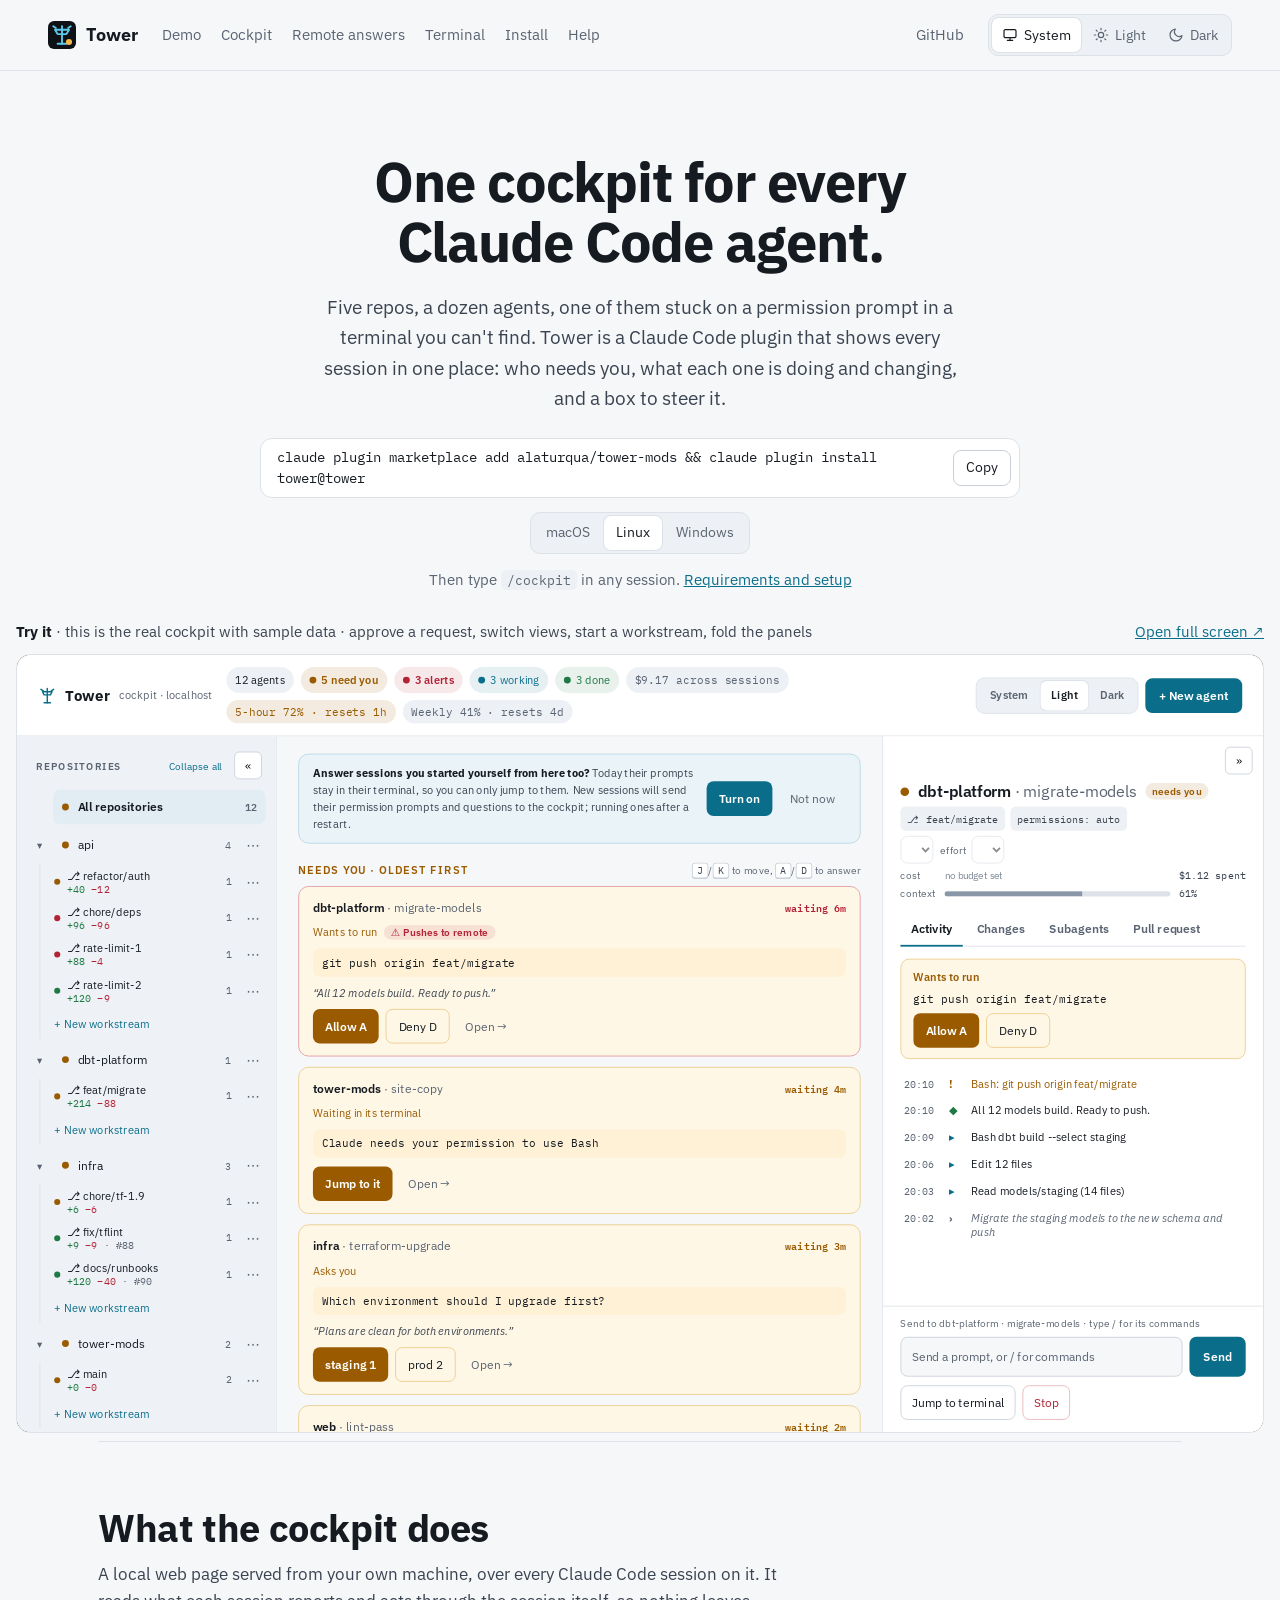
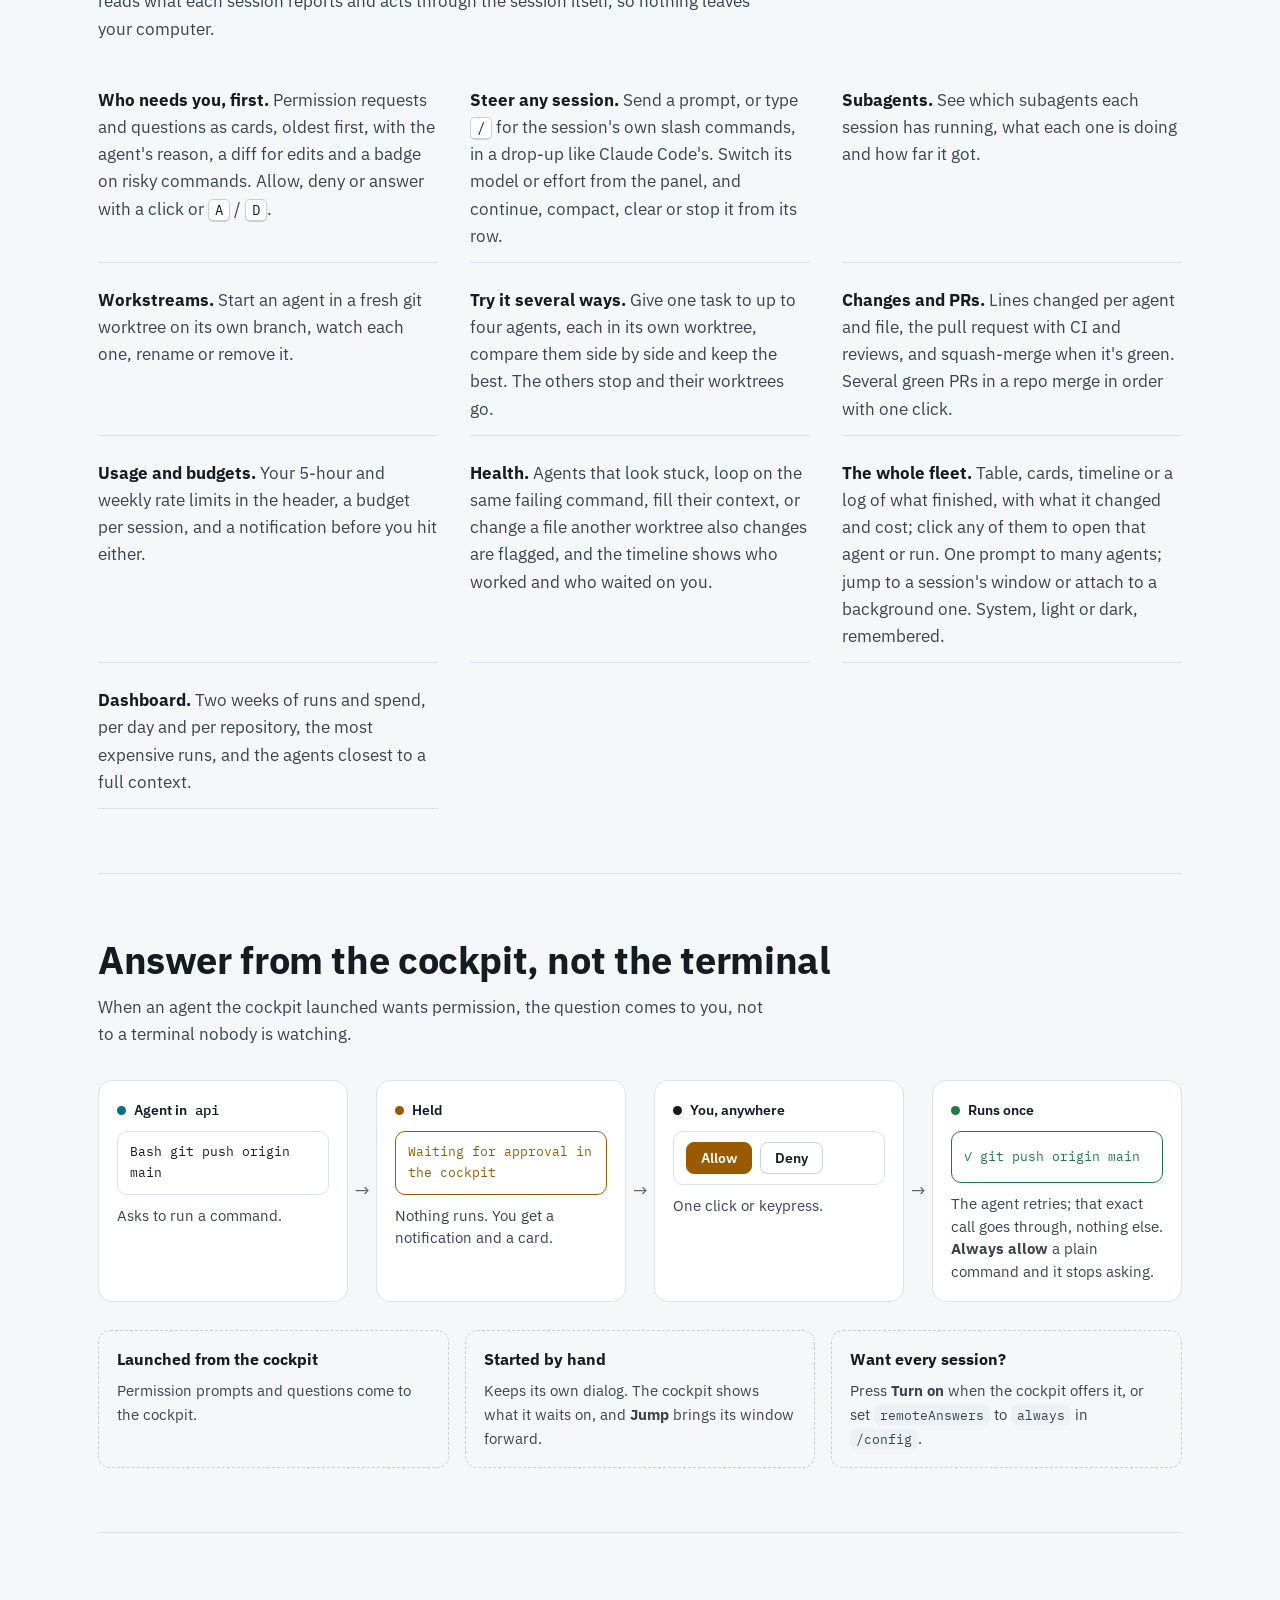
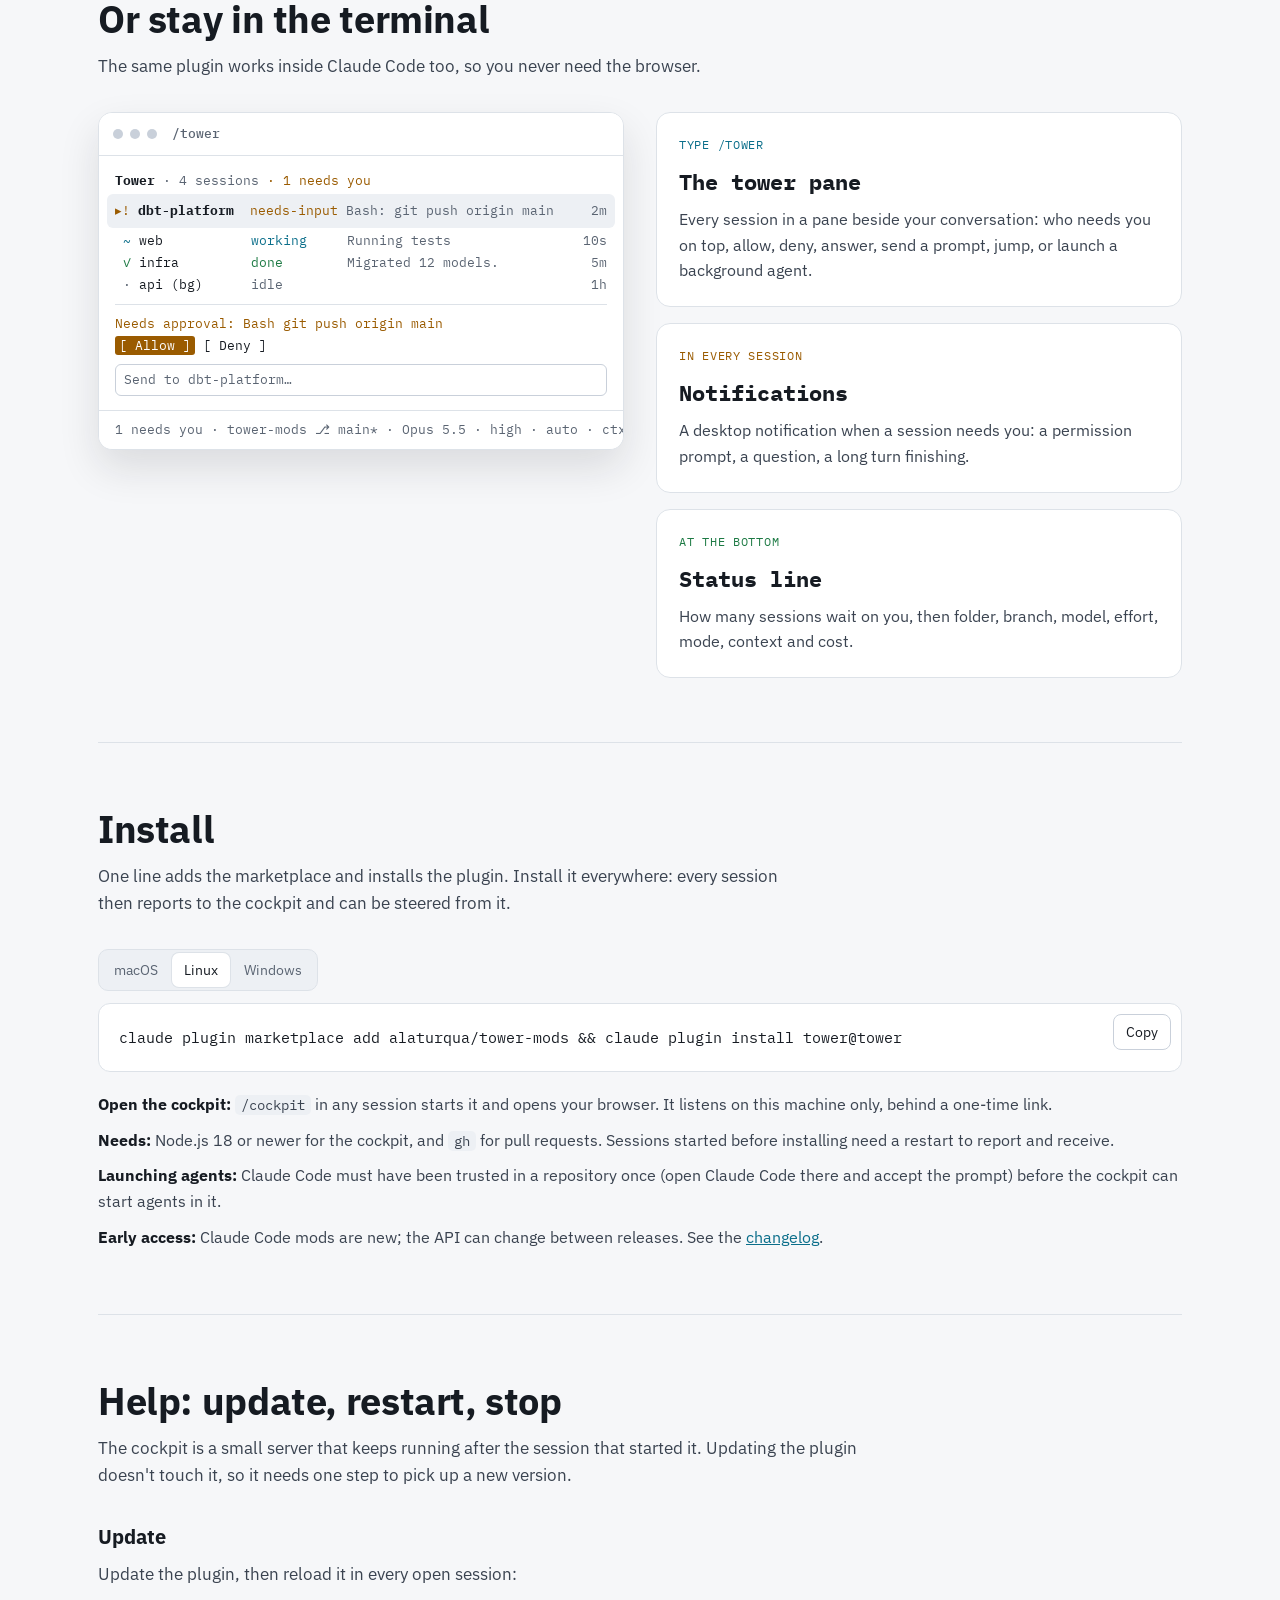
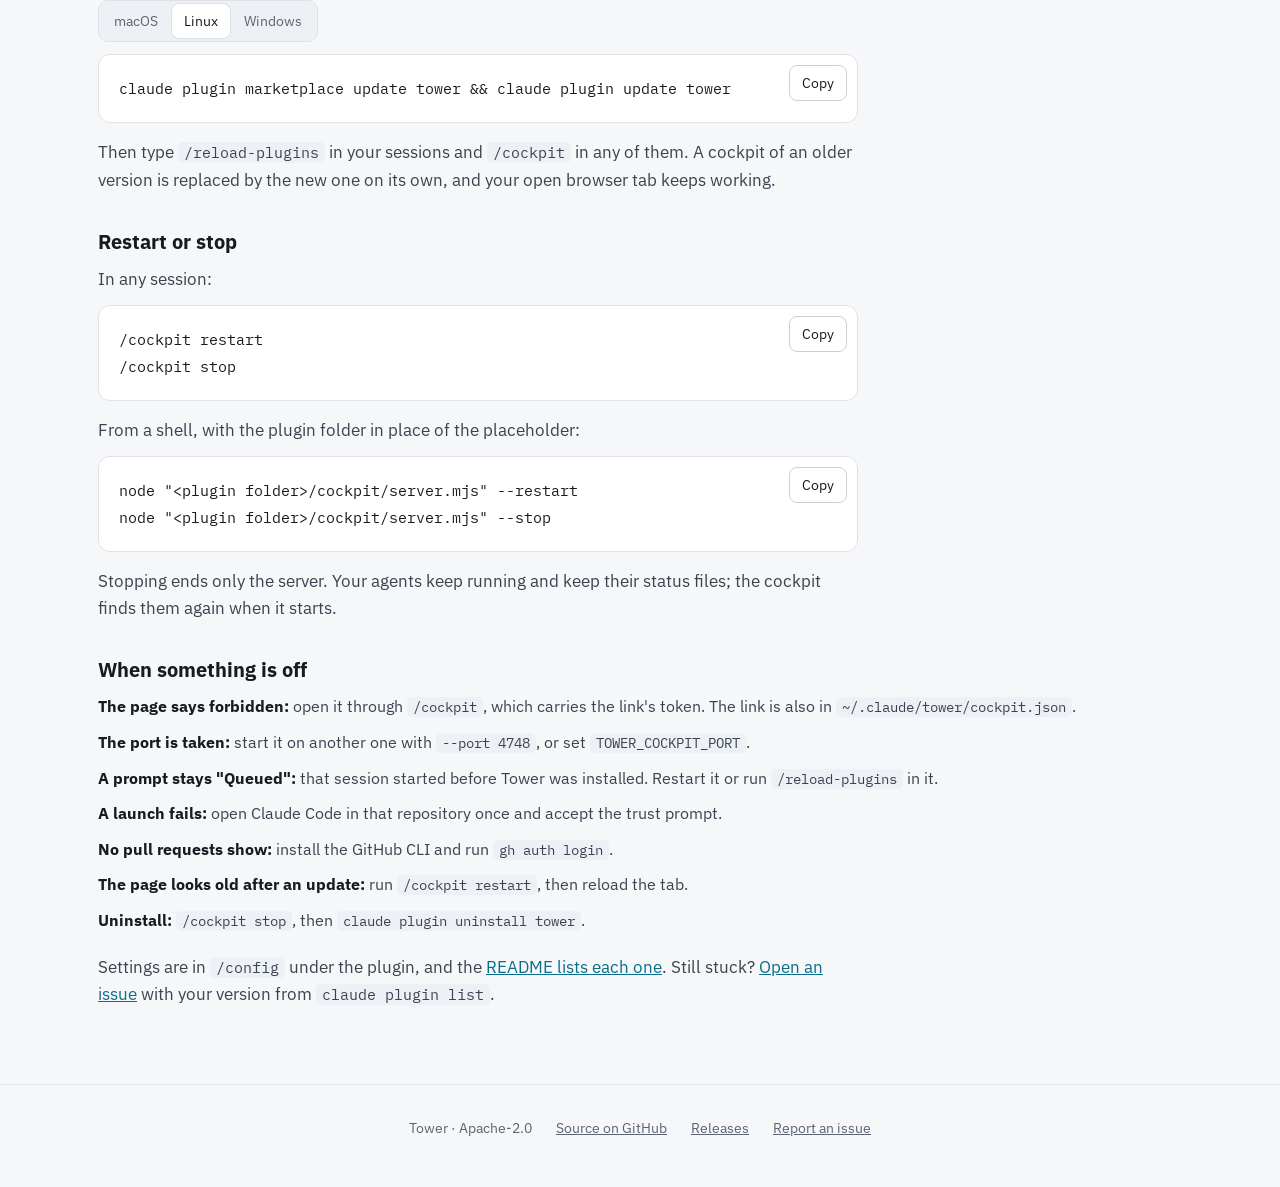
<file: site/index.html>
<!doctype html>
<html lang="en">
<head>
  <meta charset="utf-8">
  <meta name="viewport" content="width=device-width, initial-scale=1">
  <title>Tower: a cockpit for every Claude Code session</title>
  <meta name="description" content="A Claude Code plugin: one cockpit for every agent across your repos. See who needs you, approve and answer, send prompts and slash commands, start workstreams in git worktrees, and watch changes, PRs and health.">
  <meta name="theme-color" content="#0E1116">
  <link rel="icon" href="favicon.svg" type="image/svg+xml">
  <link rel="canonical" href="https://alaturqua.github.io/tower-mods/">
  <meta property="og:type" content="website">
  <meta property="og:title" content="Tower: a cockpit for every Claude Code session">
  <meta property="og:description" content="See every agent across your repos, approve and answer, send prompts, start workstreams, and watch changes and PRs from one cockpit.">
  <meta property="og:url" content="https://alaturqua.github.io/tower-mods/">
  <link rel="preconnect" href="https://fonts.googleapis.com">
  <link rel="preconnect" href="https://fonts.gstatic.com" crossorigin>
  <link rel="stylesheet" href="https://fonts.googleapis.com/css2?family=IBM+Plex+Mono:wght@400;500&family=IBM+Plex+Sans:wght@400;500;600;700&display=swap">
  <link rel="stylesheet" href="styles.css?v=dev">
  <script>
    // Before first paint: the saved choice, else the system's, so the page never flashes the wrong theme.
    (function () {
      var saved = null
      try { saved = localStorage.getItem('tower-theme') } catch (e) {}
      var system = window.matchMedia && matchMedia('(prefers-color-scheme: light)').matches ? 'light' : 'dark'
      document.documentElement.dataset.theme = saved === 'light' || saved === 'dark' ? saved : system
    })()
  </script>
</head>
<body>
  <a class="skip" href="#main">Skip to content</a>

  <header class="rail">
    <a class="brand" href="./" aria-label="Tower home">
      <img src="favicon.svg" alt="" width="28" height="28">
      <span>Tower</span>
    </a>
    <button class="rail-toggle" type="button" aria-expanded="false" aria-controls="rail-nav">
      <span class="rail-current">Sections</span>
      <svg viewBox="0 0 24 24" fill="none" stroke="currentColor" stroke-width="2" stroke-linecap="round" stroke-linejoin="round" aria-hidden="true"><path d="m6 9 6 6 6-6"></path></svg>
    </button>
    <nav class="rail-nav" id="rail-nav" aria-label="Sections">
      <a href="#demo">Demo</a>
      <a href="#cockpit">Cockpit</a>
      <a href="#answers" data-short="Answers">Remote answers</a>
      <a href="#terminal">Terminal</a>
      <a href="#install">Install</a>
      <a href="#help">Help</a>
      <a class="rail-nav-extra" href="https://github.com/alaturqua/tower-mods">GitHub</a>
    </nav>
    <a class="rail-link" href="https://github.com/alaturqua/tower-mods">GitHub</a>
    <div class="theme-switch" role="group" aria-label="Theme">
      <button type="button" data-choice="system" aria-pressed="true" title="Follow the system">
        <svg viewBox="0 0 24 24" fill="none" stroke="currentColor" stroke-width="1.8" stroke-linecap="round" stroke-linejoin="round" aria-hidden="true"><rect x="3" y="4" width="18" height="12" rx="2"></rect><path d="M8 20h8M12 16v4"></path></svg>
        <span>System</span>
      </button>
      <button type="button" data-choice="light" aria-pressed="false" title="Light">
        <svg viewBox="0 0 24 24" fill="none" stroke="currentColor" stroke-width="1.8" stroke-linecap="round" stroke-linejoin="round" aria-hidden="true"><circle cx="12" cy="12" r="4"></circle><path d="M12 2v2M12 20v2M4.9 4.9l1.4 1.4M17.7 17.7l1.4 1.4M2 12h2M20 12h2M4.9 19.1l1.4-1.4M17.7 6.3l1.4-1.4"></path></svg>
        <span>Light</span>
      </button>
      <button type="button" data-choice="dark" aria-pressed="false" title="Dark">
        <svg viewBox="0 0 24 24" fill="none" stroke="currentColor" stroke-width="1.8" stroke-linecap="round" stroke-linejoin="round" aria-hidden="true"><path d="M21 12.8A9 9 0 1 1 11.2 3a7 7 0 0 0 9.8 9.8z"></path></svg>
        <span>Dark</span>
      </button>
    </div>
  </header>

  <main id="main">
    <section class="intro" aria-labelledby="hero-title">
      <h1 id="hero-title">One cockpit for every Claude&nbsp;Code&nbsp;agent.</h1>
      <p class="lede">Five repos, a dozen agents, one of them stuck on a permission prompt in a terminal you can't find. Tower is a Claude Code plugin that shows every session in one place: who needs you, what each one is doing and changing, and a box to steer it.</p>
      <div class="install-line">
        <code id="hero-install" data-cmd="install">claude plugin marketplace add alaturqua/tower-mods &amp;&amp; claude plugin install tower@tower</code>
        <button type="button" class="copy-inline" data-copy="hero-install">Copy</button>
      </div>
      <div class="os-switch" role="group" aria-label="Operating system"></div>
      <p class="intro-after">Then type <code>/cockpit</code> in any session. <a href="#install">Requirements and setup</a></p>
    </section>

    <section id="demo" class="live" aria-label="Live demo">
      <div class="live-bar">
        <span><b>Try it</b> · this is the real cockpit with sample data · approve a request, switch views, start a workstream, fold the panels</span>
        <a href="demo/" target="_blank" rel="noopener">Open full screen ↗</a>
      </div>
      <div class="live-frame" id="live-frame">
        <iframe id="live-iframe" src="demo/" title="Tower cockpit live demo with sample data" width="1440" height="900"></iframe>
      </div>
    </section>

    <section id="cockpit" class="band" aria-labelledby="cockpit-title">
      <h2 id="cockpit-title">What the cockpit does</h2>
      <p class="sub">A local web page served from your own machine, over every Claude Code session on it. It reads what each session reports and acts through the session itself, so nothing leaves your computer.</p>
      <ul class="features">
        <li><b>Who needs you, first.</b> Permission requests and questions as cards, oldest first, with the agent's reason, a diff for edits and a badge on risky commands. Allow, deny or answer with a click or <kbd>A</kbd> / <kbd>D</kbd>.</li>
        <li><b>Steer any session.</b> Send a prompt, or type <kbd>/</kbd> for the session's own slash commands, in a drop-up like Claude Code's. Switch its model or effort from the panel, and continue, compact, clear or stop it from its row.</li>
        <li><b>Subagents.</b> See which subagents each session has running, what each one is doing and how far it got.</li>
        <li><b>Workstreams.</b> Start an agent in a fresh git worktree on its own branch, watch each one, rename or remove it.</li>
        <li><b>Try it several ways.</b> Give one task to up to four agents, each in its own worktree, compare them side by side and keep the best. The others stop and their worktrees go.</li>
        <li><b>Changes and PRs.</b> Lines changed per agent and file, the pull request with CI and reviews, and squash-merge when it's green. Several green PRs in a repo merge in order with one click.</li>
        <li><b>Usage and budgets.</b> Your 5-hour and weekly rate limits in the header, a budget per session, and a notification before you hit either.</li>
        <li><b>Health.</b> Agents that look stuck, loop on the same failing command, fill their context, or change a file another worktree also changes are flagged, and the timeline shows who worked and who waited on you.</li>
        <li><b>The whole fleet.</b> Table, cards, timeline or a log of what finished, with what it changed and cost; click any of them to open that agent or run. One prompt to many agents; jump to a session's window or attach to a background one. System, light or dark, remembered.</li>
        <li><b>Dashboard.</b> Two weeks of runs and spend, per day and per repository, the most expensive runs, and the agents closest to a full context.</li>
      </ul>
    </section>

    <section id="answers" class="band" aria-labelledby="answers-title">
      <h2 id="answers-title">Answer from the cockpit, not the terminal</h2>
      <p class="sub">When an agent the cockpit launched wants permission, the question comes to you, not to a terminal nobody is watching.</p>

      <ol class="flow" aria-label="How a permission is answered from the cockpit">
        <li class="flow-step">
          <p class="flow-who"><span class="dot work"></span>Agent in <b>api</b></p>
          <div class="flow-shot"><code>Bash  git push origin main</code></div>
          <p class="flow-say">Asks to run a command.</p>
        </li>
        <li class="flow-step">
          <p class="flow-who"><span class="dot warn"></span>Held</p>
          <div class="flow-shot flow-shot-warn">Waiting for approval in the cockpit</div>
          <p class="flow-say">Nothing runs. You get a notification and a card.</p>
        </li>
        <li class="flow-step">
          <p class="flow-who"><span class="dot you"></span>You, anywhere</p>
          <div class="flow-shot flow-buttons"><span class="fake-btn fake-primary">Allow</span><span class="fake-btn">Deny</span></div>
          <p class="flow-say">One click or keypress.</p>
        </li>
        <li class="flow-step">
          <p class="flow-who"><span class="dot ok"></span>Runs once</p>
          <div class="flow-shot flow-shot-ok">✓ git push origin main</div>
          <p class="flow-say">The agent retries; that exact call goes through, nothing else. <b>Always allow</b> a plain command and it stops asking.</p>
        </li>
      </ol>

      <div class="modes">
        <div class="mode">
          <h3>Launched from the cockpit</h3>
          <p>Permission prompts and questions come to the cockpit.</p>
        </div>
        <div class="mode">
          <h3>Started by hand</h3>
          <p>Keeps its own dialog. The cockpit shows what it waits on, and <b>Jump</b> brings its window forward.</p>
        </div>
        <div class="mode">
          <h3>Want every session?</h3>
          <p>Press <b>Turn on</b> when the cockpit offers it, or set <code>remoteAnswers</code> to <code>always</code> in <code>/config</code>.</p>
        </div>
      </div>
    </section>

    <section id="terminal" class="band" aria-labelledby="terminal-title">
      <h2 id="terminal-title">Or stay in the terminal</h2>
      <p class="sub">The same plugin works inside Claude Code too, so you never need the browser.</p>
      <div class="term">
        <figure class="pane" aria-label="The /tower pane in a terminal">
          <div class="pane-bar"><span></span><span></span><span></span><b>/tower</b></div>
          <div class="pane-body">
            <p class="pane-head"><b>Tower</b> <i>· 4 sessions</i> <em class="warn">· 1 needs you</em></p>
            <p class="row sel"><span class="warn">▸!</span> <b>dbt-platform</b>  <span class="warn">needs-input</span> <i>Bash: git push origin main</i> <i class="r">2m</i></p>
            <p class="row"><span class="work"> ~</span> web           <span class="work">working    </span> <i>Running tests</i> <i class="r">10s</i></p>
            <p class="row"><span class="ok"> ✓</span> infra         <span class="ok">done       </span> <i>Migrated 12 models.</i> <i class="r">5m</i></p>
            <p class="row"><span class="dim"> ·</span> api (bg)      <span class="dim">idle       </span> <i></i> <i class="r">1h</i></p>
            <p class="rule"></p>
            <p class="warn">Needs approval: Bash git push origin main</p>
            <p><span class="key">[ Allow ]</span> <span class="key2">[ Deny ]</span></p>
            <p class="input">Send to dbt-platform…</p>
          </div>
          <div class="pane-status">1 needs you · tower-mods ⎇ main* · Opus 5.5 · high · auto · ctx 42% · $1.23</div>
        </figure>
        <div class="cards">
          <article class="card">
            <p class="tag work">type /tower</p>
            <h3>The tower pane</h3>
            <p>Every session in a pane beside your conversation: who needs you on top, allow, deny, answer, send a prompt, jump, or launch a background agent.</p>
          </article>
          <article class="card">
            <p class="tag warn">in every session</p>
            <h3>Notifications</h3>
            <p>A desktop notification when a session needs you: a permission prompt, a question, a long turn finishing.</p>
          </article>
          <article class="card">
            <p class="tag ok">at the bottom</p>
            <h3>Status line</h3>
            <p>How many sessions wait on you, then folder, branch, model, effort, mode, context and cost.</p>
          </article>
        </div>
      </div>
    </section>

    <section id="install" class="band" aria-labelledby="install-title">
      <h2 id="install-title">Install</h2>
      <p class="sub">One line adds the marketplace and installs the plugin. Install it everywhere: every session then reports to the cockpit and can be steered from it.</p>
      <div class="os-switch" role="group" aria-label="Operating system"></div>
      <div class="code">
        <button type="button" class="copy" data-copy="install-cmds">Copy</button>
<pre id="install-cmds"><code data-cmd="install">claude plugin marketplace add alaturqua/tower-mods &amp;&amp; claude plugin install tower@tower</code></pre>
      </div>
      <p class="os-note" data-os-note>On Windows, run the two commands one after the other, in PowerShell or Command Prompt. Neither takes both in one line: PowerShell 5 has no <code>&amp;&amp;</code>, and Command Prompt has no <code>;</code>.</p>
      <ul class="setup">
        <li><b>Open the cockpit:</b> <code>/cockpit</code> in any session starts it and opens your browser. It listens on this machine only, behind a one-time link.</li>
        <li><b>Needs:</b> Node.js 18 or newer for the cockpit, and <code>gh</code> for pull requests. Sessions started before installing need a restart to report and receive.</li>
        <li><b>Launching agents:</b> Claude Code must have been trusted in a repository once (open Claude Code there and accept the prompt) before the cockpit can start agents in it.</li>
        <li><b>Early access:</b> Claude Code mods are new; the API can change between releases. See the <a href="https://github.com/alaturqua/tower-mods/blob/main/CHANGELOG.md">changelog</a>.</li>
      </ul>
    </section>

    <section id="help" class="band" aria-labelledby="help-title">
      <h2 id="help-title">Help: update, restart, stop</h2>
      <p class="sub">The cockpit is a small server that keeps running after the session that started it. Updating the plugin doesn't touch it, so it needs one step to pick up a new version.</p>

      <h3>Update</h3>
      <p>Update the plugin, then reload it in every open session:</p>
      <div class="os-switch" role="group" aria-label="Operating system"></div>
      <div class="code">
        <button type="button" class="copy" data-copy="help-update">Copy</button>
<pre id="help-update"><code data-cmd="update">claude plugin marketplace update tower &amp;&amp; claude plugin update tower</code></pre>
      </div>
      <p>Then type <code>/reload-plugins</code> in your sessions and <code>/cockpit</code> in any of them. A cockpit of an older version is replaced by the new one on its own, and your open browser tab keeps working.</p>

      <h3>Restart or stop</h3>
      <p>In any session:</p>
      <div class="code">
        <button type="button" class="copy" data-copy="help-slash">Copy</button>
<pre id="help-slash"><code>/cockpit restart
/cockpit stop</code></pre>
      </div>
      <p>From a shell, with the plugin folder in place of the placeholder:</p>
      <div class="code">
        <button type="button" class="copy" data-copy="help-shell">Copy</button>
<pre id="help-shell"><code>node "&lt;plugin folder&gt;/cockpit/server.mjs" --restart
node "&lt;plugin folder&gt;/cockpit/server.mjs" --stop</code></pre>
      </div>
      <p>Stopping ends only the server. Your agents keep running and keep their status files; the cockpit finds them again when it starts.</p>

      <h3>When something is off</h3>
      <ul class="setup">
        <li><b>The page says forbidden:</b> open it through <code>/cockpit</code>, which carries the link's token. The link is also in <code>~/.claude/tower/cockpit.json</code>.</li>
        <li><b>The port is taken:</b> start it on another one with <code>--port 4748</code>, or set <code>TOWER_COCKPIT_PORT</code>.</li>
        <li><b>A prompt stays "Queued":</b> that session started before Tower was installed. Restart it or run <code>/reload-plugins</code> in it.</li>
        <li><b>A launch fails:</b> open Claude Code in that repository once and accept the trust prompt.</li>
        <li><b>No pull requests show:</b> install the GitHub CLI and run <code>gh auth login</code>.</li>
        <li><b>The page looks old after an update:</b> run <code>/cockpit restart</code>, then reload the tab.</li>
        <li><b>Uninstall:</b> <code>/cockpit stop</code>, then <code>claude plugin uninstall tower</code>.</li>
      </ul>
      <p>Settings are in <code>/config</code> under the plugin, and the <a href="https://github.com/alaturqua/tower-mods#settings">README lists each one</a>. Still stuck? <a href="https://github.com/alaturqua/tower-mods/issues">Open an issue</a> with your version from <code>claude plugin list</code>.</p>
    </section>
  </main>

  <footer class="foot">
    <span>Tower · Apache-2.0</span>
    <a href="https://github.com/alaturqua/tower-mods">Source on GitHub</a>
    <a href="https://github.com/alaturqua/tower-mods/releases">Releases</a>
    <a href="https://github.com/alaturqua/tower-mods/issues">Report an issue</a>
  </footer>

  <script>
    (function () {
      // Three choices, remembered: System follows the OS as it changes, Light and Dark stay put.
      var root = document.documentElement
      var meta = document.querySelector('meta[name="theme-color"]')
      var buttons = document.querySelectorAll('.theme-switch button')
      var media = window.matchMedia ? matchMedia('(prefers-color-scheme: light)') : null
      function choice() {
        var saved = null
        try { saved = localStorage.getItem('tower-theme') } catch (e) {}
        return saved === 'light' || saved === 'dark' ? saved : 'system'
      }
      function apply() {
        var picked = choice()
        var theme = picked === 'system' ? (media && media.matches ? 'light' : 'dark') : picked
        root.dataset.theme = theme
        meta.setAttribute('content', theme === 'dark' ? '#0E1116' : '#F6F7F9')
        buttons.forEach(function (b) { b.setAttribute('aria-pressed', String(b.dataset.choice === picked)) })
        document.dispatchEvent(new CustomEvent('tower-theme', { detail: theme }))
      }
      buttons.forEach(function (b) {
        b.addEventListener('click', function () {
          try {
            if (b.dataset.choice === 'system') localStorage.removeItem('tower-theme')
            else localStorage.setItem('tower-theme', b.dataset.choice)
          } catch (e) {}
          apply()
        })
      })
      if (media) media.addEventListener('change', apply)
      apply()
    })()

    // The install and update commands per system. Windows gets one command per line: PowerShell 5 has no &&
    // and Command Prompt has no ;, but both run pasted lines one after the other.
    // The choice starts from the browser's platform, is remembered, and moves every switch together.
    ;(function () {
      var AND = ' && ', LINES = '\n'
      var parts = {
        install: ['claude plugin marketplace add alaturqua/tower-mods', 'claude plugin install tower@tower'],
        update: ['claude plugin marketplace update tower', 'claude plugin update tower']
      }
      var systems = [['mac', 'macOS'], ['linux', 'Linux'], ['windows', 'Windows']]
      var platform = (navigator.userAgentData && navigator.userAgentData.platform) || navigator.platform || navigator.userAgent || ''
      var guess = /win/i.test(platform) ? 'windows' : /mac|iphone|ipad/i.test(platform) ? 'mac' : 'linux'
      var os = guess
      try { var saved = localStorage.getItem('tower-os'); if (saved === 'mac' || saved === 'linux' || saved === 'windows') os = saved } catch (e) {}
      var switches = document.querySelectorAll('.os-switch')
      switches.forEach(function (box) {
        systems.forEach(function (s) {
          var b = document.createElement('button')
          b.type = 'button'; b.dataset.os = s[0]; b.textContent = s[1]
          b.addEventListener('click', function () {
            os = s[0]
            try { localStorage.setItem('tower-os', os) } catch (e) {}
            apply()
          })
          box.appendChild(b)
        })
      })
      function apply() {
        document.querySelectorAll('[data-cmd]').forEach(function (el) { el.textContent = parts[el.dataset.cmd].join(os === 'windows' ? LINES : AND) })
        document.querySelectorAll('.os-switch button').forEach(function (b) { b.setAttribute('aria-pressed', String(b.dataset.os === os)) })
        document.querySelectorAll('[data-os-note]').forEach(function (n) { n.hidden = os !== 'windows' })
      }
      apply()
    })()

    // The live cockpit: laid out at 1440 x 900 as on a desktop, scaled down only when the
    // window is narrower, and told the page's theme whenever it changes.
    ;(function () {
      var frame = document.getElementById('live-frame')
      var iframe = document.getElementById('live-iframe')
      function fit() {
        var scale = Math.min(1, frame.clientWidth / 1440)
        iframe.style.transform = 'scale(' + scale + ')'
        frame.style.height = Math.round(900 * scale) + 'px'
      }
      function tell() {
        var theme = document.documentElement.dataset.theme === 'light' ? 'light' : 'dark'
        if (iframe.contentWindow) iframe.contentWindow.postMessage({ type: 'tower-theme', theme: theme }, location.origin)
      }
      window.addEventListener('resize', fit)
      window.addEventListener('message', function (e) {
        if (e.origin === location.origin && e.data && e.data.type === 'tower-demo-ready') tell()
      })
      document.addEventListener('tower-theme', tell)
      fit()
    })()

    // The rail on phones: a breadcrumb naming the section in view, which opens into the full list.
    ;(function () {
      var rail = document.querySelector('.rail')
      var toggle = rail.querySelector('.rail-toggle')
      var label = toggle.querySelector('.rail-current')
      var links = Array.prototype.slice.call(rail.querySelectorAll('.rail-nav a[href^="#"]'))
      function setOpen(open) {
        rail.classList.toggle('open', open)
        toggle.setAttribute('aria-expanded', String(open))
      }
      toggle.addEventListener('click', function () { setOpen(!rail.classList.contains('open')) })
      rail.querySelector('.rail-nav').addEventListener('click', function (e) { if (e.target.closest('a')) setOpen(false) })
      document.addEventListener('click', function (e) { if (!rail.contains(e.target)) setOpen(false) })
      document.addEventListener('keydown', function (e) {
        if (e.key === 'Escape' && rail.classList.contains('open')) { setOpen(false); toggle.focus() }
      })
      function current() {
        var line = toggle.getBoundingClientRect().bottom + 120
        var here = null
        links.forEach(function (a) {
          var section = document.querySelector(a.getAttribute('href'))
          if (section && section.getBoundingClientRect().top <= line) here = a
        })
        links.forEach(function (a) { if (a === here) a.setAttribute('aria-current', 'location'); else a.removeAttribute('aria-current') })
        label.textContent = here ? here.dataset.short || here.textContent : 'Sections'
      }
      window.addEventListener('scroll', current, { passive: true })
      current()
    })()

    document.querySelectorAll('button.copy, button.copy-inline').forEach(function (btn) {
      btn.addEventListener('click', function () {
        var text = document.getElementById(btn.dataset.copy).innerText
        navigator.clipboard.writeText(text).then(function () {
          btn.textContent = 'Copied'
          setTimeout(function () { btn.textContent = 'Copy' }, 1600)
        })
      })
    })
  </script>
</body>
</html>
</file>
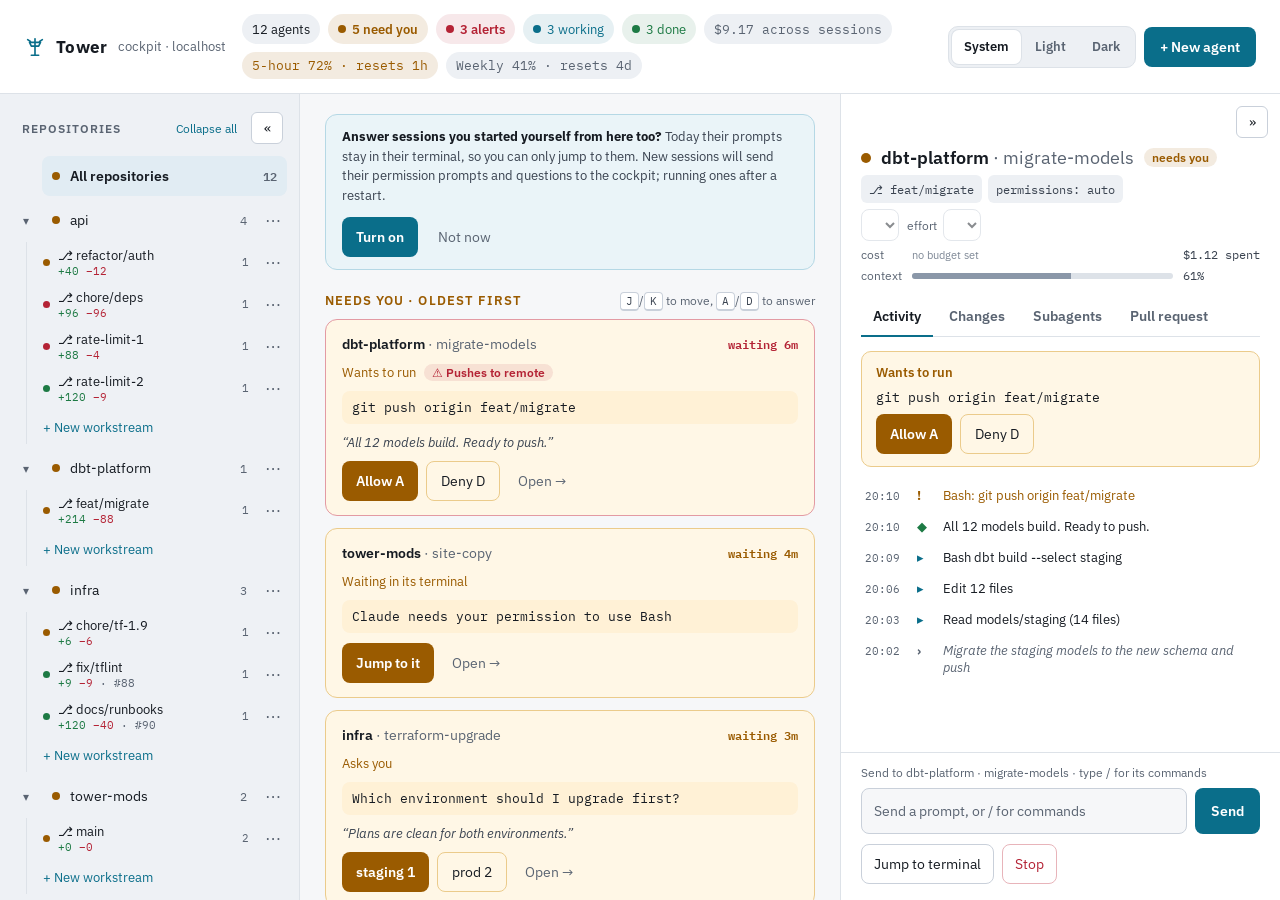
<file: site/demo/index.html>
<!doctype html>
<html lang="en">
<head>
  <meta charset="utf-8">
  <meta name="viewport" content="width=device-width, initial-scale=1">
  <title>Tower cockpit: live demo</title>
  <meta name="description" content="The Tower cockpit, running in your browser on sample data: approve requests, send prompts and slash commands, switch views, start workstreams, fold the panels.">
  <link rel="icon" href="../favicon.svg" type="image/svg+xml">
  <style>
    html, body { margin: 0; background: #0E1116; }
    #app:empty::before { content: "Loading the cockpit…"; display: block; padding: 24px; color: #9AA4B2; font: 15px system-ui, sans-serif; }
  </style>
</head>
<body>
  <div id="app"></div>
  <!-- The real cockpit page, with a stand-in for its server: sample data, nothing sent anywhere. -->
  <script src="sample.js?v=dev"></script>
  <script src="dc-lite.js?v=dev"></script>
  <script>
    // Embedded on the site, the page above picks the theme and says so; opened on its
    // own, the cockpit's own System / Light / Dark switch decides.
    ;(function () {
      var cockpit = null
      var wanted = null
      function setTheme(theme) {
        wanted = theme
        if (cockpit && (theme === 'light' || theme === 'dark')) cockpit.setState({ theme: theme })
      }
      window.addEventListener('message', function (e) {
        if (e.origin === location.origin && e.data && e.data.type === 'tower-theme') setTheme(e.data.theme)
      })
      DCLite.mount(document.getElementById('app'), 'cockpit.dc.html?v=dev').then(function (instance) {
        cockpit = instance
        if (wanted) setTheme(wanted)
        if (window.parent !== window) window.parent.postMessage({ type: 'tower-demo-ready' }, location.origin)
      })
    })()
  </script>
</body>
</html>
</file>
<file: site/styles.css>
/* Dark is the default; light comes from the system or the toggle (html[data-theme]). */
:root {
  color-scheme: dark;
  --ground: #0E1116;
  --panel: #131820;
  --raise: #1A2029;
  --sunk: #0B0E12;
  --line: #252C36;
  --edge: #2E3643;
  --text: #E6E9EE;
  --text2: #C9D0DA;
  --muted: #9AA4B2;
  --warn: #F2B84B;
  --work: #5CC8E8;
  --work-hover: #8FDBF2;
  --ok: #63D297;
  --on-accent: #0B1A20;
  --on-warn: #1A1300;
  --rail: rgba(14, 17, 22, 0.92);
  --shadow: 0 24px 60px rgba(0, 0, 0, 0.45);
  --sans: 'IBM Plex Sans', system-ui, sans-serif;
  --mono: 'IBM Plex Mono', ui-monospace, monospace;
}

@media (prefers-color-scheme: light) {
  :root:not([data-theme="dark"]) {
    color-scheme: light;
    --ground: #F6F7F9;
    --panel: #FFFFFF;
    --raise: #EDF0F4;
    --sunk: #FFFFFF;
    --line: #DDE2E8;
    --edge: #C9D0DA;
    --text: #161B22;
    --text2: #3A4350;
    --muted: #5A6472;
    --warn: #9A5B00;
    --work: #0A6E8A;
    --work-hover: #0B5870;
    --ok: #1D7A44;
    --on-accent: #FFFFFF;
    --on-warn: #FFFFFF;
    --rail: rgba(246, 247, 249, 0.92);
    --shadow: 0 18px 40px rgba(22, 27, 34, 0.12);
  }
}

:root[data-theme="light"] {
  color-scheme: light;
  --ground: #F6F7F9;
  --panel: #FFFFFF;
  --raise: #EDF0F4;
  --sunk: #FFFFFF;
  --line: #DDE2E8;
  --edge: #C9D0DA;
  --text: #161B22;
  --text2: #3A4350;
  --muted: #5A6472;
  --warn: #9A5B00;
  --work: #0A6E8A;
  --work-hover: #0B5870;
  --ok: #1D7A44;
  --on-accent: #FFFFFF;
  --on-warn: #FFFFFF;
  --rail: rgba(246, 247, 249, 0.92);
  --shadow: 0 18px 40px rgba(22, 27, 34, 0.12);
}

* { box-sizing: border-box; }
html { scroll-behavior: smooth; scroll-padding-top: 84px; }
body { margin: 0; background: var(--ground); color: var(--text); font-family: var(--sans); font-size: 17px; line-height: 1.6; }
a { color: var(--work); }
a:not(.btn):hover { color: var(--work-hover); }
a:focus-visible, button:focus-visible { outline: 2px solid var(--work); outline-offset: 3px; border-radius: 4px; }
code { font-family: var(--mono); font-size: 0.88em; background: var(--raise); padding: 1px 6px; border-radius: 5px; }

.skip { position: absolute; left: -999px; top: 8px; background: var(--work); color: var(--on-accent); padding: 8px 12px; border-radius: 8px; }
.skip:focus { left: 16px; z-index: 10; }
a.skip:hover { color: var(--on-accent); }

.rail { position: sticky; top: 0; z-index: 5; display: flex; align-items: center; gap: 24px; flex-wrap: wrap; padding: 14px clamp(16px, 4vw, 48px); background: var(--rail); backdrop-filter: blur(8px); border-bottom: 1px solid var(--line); }
.brand { display: flex; align-items: center; gap: 10px; color: var(--text); text-decoration: none; font-weight: 700; font-size: 18px; }
.rail-nav { display: flex; gap: 20px; flex-wrap: wrap; flex: 1; }
.rail-nav a, .rail-link { color: var(--muted); text-decoration: none; font-size: 15px; }
.rail-nav a:hover, .rail-link:hover { color: var(--text); }
.rail-nav a[aria-current] { color: var(--text); }
.rail-toggle, .rail-nav .rail-nav-extra { display: none; }
@media (max-width: 760px) {
  /* Phones: one row, "Tower / <section in view>", which opens into every section. */
  html { scroll-padding-top: 84px; }
  .rail { gap: 0 12px; }
  .rail.open { padding-bottom: 0; }
  .rail-link { display: none; }
  .rail-toggle { display: inline-flex; align-items: center; gap: 6px; flex: 1; min-width: 0; min-height: 40px; padding: 0; border: none; background: none; color: var(--text); font: inherit; font-size: 16px; cursor: pointer; }
  .rail-toggle::before { content: "/"; color: var(--muted); }
  .rail-current { overflow: hidden; text-overflow: ellipsis; white-space: nowrap; }
  .rail-toggle svg { flex: none; width: 16px; height: 16px; color: var(--muted); transition: transform 0.15s; }
  .rail.open .rail-toggle svg { transform: rotate(180deg); }
  .rail-nav { display: none; order: 1; flex: 1 0 100%; flex-direction: column; gap: 0; margin: 14px calc(-1 * clamp(16px, 4vw, 48px)) 0; border-top: 1px solid var(--line); }
  .rail.open .rail-nav { display: flex; }
  .rail-nav a, .rail-nav .rail-nav-extra { display: block; padding: 13px clamp(16px, 4vw, 48px); border-bottom: 1px solid var(--line); font-size: 16px; }
  .rail-nav a:last-child { border-bottom: none; }
  .rail-nav a[aria-current] { font-weight: 600; }
}

main { max-width: 1180px; margin: 0 auto; padding: 0 clamp(16px, 4vw, 48px); }

/* The intro sits above the live demo, centered, so the demo is what the page leads with. */
.intro { max-width: 900px; margin: 0 auto; padding: clamp(40px, 7vw, 80px) 0 28px; text-align: center; }
.intro .lede { margin: 0 auto 24px; }
.install-line { display: flex; align-items: center; gap: 8px; max-width: 760px; margin: 0 auto; padding: 8px 8px 8px 16px; border-radius: 12px; border: 1px solid var(--line); background: var(--sunk); text-align: left; }
.install-line code { flex: 1; min-width: 0; white-space: normal; overflow-wrap: anywhere; background: none; padding: 0; font-size: 14px; line-height: 1.5; }
.copy-inline { flex: none; min-height: 36px; padding: 0 12px; border-radius: 8px; border: 1px solid var(--edge); background: var(--panel); color: var(--text); font: inherit; font-size: 14px; cursor: pointer; }
.copy-inline:hover { background: var(--raise); }
.intro-after { margin: 14px 0 0; color: var(--muted); font-size: 15px; }
h1 { margin: 0 0 20px; font-size: clamp(36px, 5vw, 56px); line-height: 1.08; letter-spacing: -0.02em; }
.lede { margin: 0 0 28px; color: var(--text2); font-size: 19px; max-width: 34em; }
.cta { display: flex; flex-wrap: wrap; gap: 12px; }
.btn { display: inline-flex; align-items: center; min-height: 48px; padding: 0 20px; border-radius: 10px; border: 1px solid var(--edge); color: var(--text); text-decoration: none; font-weight: 600; }
.btn:hover { color: var(--text); background: var(--raise); }
.btn-primary { background: var(--work); border-color: var(--work); color: var(--on-accent); }
a.btn-primary:hover, a.btn-primary:focus-visible { background: var(--work-hover); color: var(--on-accent); }

.pane { margin: 0; border: 1px solid var(--line); border-radius: 14px; overflow: hidden; background: var(--sunk); box-shadow: var(--shadow); font-family: var(--mono); font-size: 13px; line-height: 1.7; }
.pane-bar { display: flex; align-items: center; gap: 7px; padding: 10px 14px; background: var(--panel); border-bottom: 1px solid var(--line); }
.pane-bar span { width: 10px; height: 10px; border-radius: 50%; background: var(--edge); }
.pane-bar b { margin-left: 8px; color: var(--muted); font-weight: 500; }
.pane-body { padding: 14px 16px; overflow-x: auto; }
.pane-body p { margin: 0; white-space: pre; }
.pane-body i { font-style: normal; color: var(--muted); }
.pane-body .r { float: right; }
.pane-head i { color: var(--muted); }
.pane-body em { font-style: normal; }
.row.sel { background: var(--raise); border-radius: 6px; padding: 6px 8px; margin: 2px -8px; }
.rule { border-top: 1px solid var(--line); margin: 8px 0 !important; }
.warn { color: var(--warn); }
.work { color: var(--work); }
.ok { color: var(--ok); }
.dim { color: var(--muted); }
.key { color: var(--on-warn); background: var(--warn); border-radius: 3px; padding: 1px 4px; }
.key2 { color: var(--text); }
.input { margin-top: 6px !important; padding: 4px 8px; border: 1px solid var(--edge); border-radius: 6px; color: var(--muted); }
.pane-status { padding: 8px 16px; border-top: 1px solid var(--line); background: var(--panel); color: var(--muted); white-space: nowrap; overflow-x: auto; }

.band { padding: 64px 0; border-top: 1px solid var(--line); }
h2 { margin: 0 0 12px; font-size: clamp(28px, 3.4vw, 38px); line-height: 1.15; letter-spacing: -0.01em; }
.sub { margin: 0 0 32px; color: var(--text2); max-width: 40em; }

.cards { display: grid; grid-template-columns: repeat(auto-fit, minmax(min(100%, 300px), 1fr)); gap: 16px; }
.card { padding: 22px; border-radius: 14px; background: var(--panel); border: 1px solid var(--line); }
.card h3 { margin: 0 0 8px; font-family: var(--mono); font-size: 22px; }
.card p { margin: 0; color: var(--text2); font-size: 16px; }
.card .tag { margin: 0 0 10px; font-family: var(--mono); font-size: 12px; letter-spacing: 0.06em; text-transform: uppercase; }
.card .tag.work { color: var(--work); }
.card .tag.warn { color: var(--warn); }
.card .tag.ok { color: var(--ok); }

/* The answer flow: four steps drawn as small pieces of UI, joined by arrows when they sit in a row. */
.flow { margin: 0 0 28px; padding: 0; list-style: none; display: grid; grid-template-columns: repeat(auto-fit, minmax(min(100%, 220px), 1fr)); gap: 28px; }
.flow-step { position: relative; display: flex; flex-direction: column; gap: 10px; padding: 18px; border-radius: 14px; background: var(--panel); border: 1px solid var(--line); }
.flow-step + .flow-step::before { content: "→"; position: absolute; left: -22px; top: 50%; transform: translateY(-50%); color: var(--muted); font-size: 18px; }
@media (max-width: 1000px) { .flow-step + .flow-step::before { content: none; } }
.flow-who { margin: 0; display: flex; align-items: center; gap: 8px; font-size: 14px; font-weight: 600; color: var(--text); }
.flow-who b { font-family: var(--mono); font-weight: 500; }
.dot { width: 9px; height: 9px; border-radius: 50%; flex: none; }
.dot.work { background: var(--work); }
.dot.warn { background: var(--warn); }
.dot.ok { background: var(--ok); }
.dot.you { background: var(--text); }
.flow-shot { min-height: 52px; display: flex; align-items: center; padding: 10px 12px; border-radius: 10px; background: var(--sunk); border: 1px solid var(--line); font-family: var(--mono); font-size: 13px; color: var(--text); overflow-wrap: anywhere; }
.flow-shot code { background: none; padding: 0; font-size: inherit; }
.flow-shot-warn { color: var(--warn); border-color: var(--warn); }
.flow-shot-ok { color: var(--ok); border-color: var(--ok); }
.flow-buttons { gap: 8px; font-family: var(--sans); }
.fake-btn { display: inline-flex; align-items: center; min-height: 32px; padding: 0 14px; border-radius: 8px; border: 1px solid var(--edge); font-size: 14px; font-weight: 600; }
.fake-primary { background: var(--warn); border-color: var(--warn); color: var(--on-warn); }
.flow-say { margin: 0; color: var(--text2); font-size: 15px; line-height: 1.5; }

.modes { display: grid; grid-template-columns: repeat(auto-fit, minmax(min(100%, 260px), 1fr)); gap: 16px; }
.mode { padding: 16px 18px; border-radius: 12px; border: 1px dashed var(--edge); }
.mode h3 { margin: 0 0 6px; font-size: 16px; }
.mode p { margin: 0; color: var(--text2); font-size: 15px; }

.features { margin: 0; padding: 0; list-style: none; display: grid; grid-template-columns: repeat(auto-fit, minmax(min(100%, 320px), 1fr)); gap: 12px 32px; }
.features li { padding: 12px 0; border-bottom: 1px solid var(--line); color: var(--text2); }
.features b { color: var(--text); }

.code { position: relative; border-radius: 12px; background: var(--sunk); border: 1px solid var(--line); }
.code pre { margin: 0; padding: 20px; overflow-x: auto; font-family: var(--mono); font-size: 15px; line-height: 1.8; }
.code pre code { background: none; padding: 0; font-size: inherit; }
.copy { position: absolute; top: 10px; right: 10px; min-height: 36px; padding: 0 12px; border-radius: 8px; border: 1px solid var(--edge); background: var(--panel); color: var(--text); font: inherit; font-size: 14px; cursor: pointer; }
.copy:hover { background: var(--raise); }
.note { margin: 16px 0 0; color: var(--muted); font-size: 15px; }

.foot { display: flex; flex-wrap: wrap; gap: 24px; justify-content: center; padding: 32px 16px 48px; border-top: 1px solid var(--line); color: var(--muted); font-size: 14px; }
.foot a { color: var(--muted); }
.foot a:hover { color: var(--text); }

@media (prefers-reduced-motion: reduce) { html { scroll-behavior: auto; } }

.theme-switch { display: inline-flex; gap: 2px; padding: 3px; border-radius: 10px; background: var(--raise); border: 1px solid var(--line); }
.theme-switch button { display: inline-flex; align-items: center; gap: 6px; min-height: 34px; padding: 0 10px; border: none; border-radius: 7px; background: transparent; color: var(--muted); font: inherit; font-size: 14px; cursor: pointer; }
.theme-switch button:hover { color: var(--text); }
.theme-switch button[aria-pressed="true"] { background: var(--panel); color: var(--text); box-shadow: 0 0 0 1px var(--line); }
.theme-switch svg { width: 16px; height: 16px; }
@media (max-width: 640px) { .theme-switch span { position: absolute; width: 1px; height: 1px; overflow: hidden; clip: rect(0 0 0 0); } }




/* The live cockpit: breaks out of the text column to show the mockup at real size. */
.live { width: min(1440px, calc(100vw - 32px)); margin: 0 0 36px; position: relative; left: 50%; transform: translateX(-50%); display: flex; flex-direction: column; gap: 10px; }
.live-bar { display: flex; flex-wrap: wrap; justify-content: space-between; gap: 8px 16px; align-items: baseline; color: var(--text2); font-size: 15px; }
.live-bar b { color: var(--text); }
.live-frame { position: relative; overflow: hidden; border-radius: 14px; border: 1px solid var(--line); background: var(--sunk); }
.live-frame iframe { position: absolute; top: 0; left: 0; width: 1440px; height: 900px; border: 0; transform-origin: 0 0; }

kbd { font-family: var(--mono); font-size: 0.82em; padding: 1px 6px; border: 1px solid var(--edge); border-bottom-width: 2px; border-radius: 5px; background: var(--panel); color: var(--text); }
#demo { margin-bottom: 8px; }
.term { display: grid; grid-template-columns: repeat(auto-fit, minmax(min(100%, 440px), 1fr)); gap: 32px; align-items: start; }
.term .cards { grid-template-columns: 1fr; }
.setup { margin: 20px 0 0; padding: 0; list-style: none; display: grid; gap: 10px; }
.setup li { color: var(--text2); font-size: 16px; }
.setup b { color: var(--text); }

#help h3 { margin: 32px 0 8px; font-size: 20px; }
#help p { margin: 0 0 12px; max-width: 760px; color: var(--text2); }
#help .code { margin: 0 0 16px; max-width: 760px; }
#help .setup { margin: 0 0 20px; }
.os-switch { display: inline-flex; gap: 2px; padding: 3px; margin: 0 0 12px; border-radius: 10px; background: var(--raise); border: 1px solid var(--line); }
.os-switch button { min-height: 34px; padding: 0 12px; border: none; border-radius: 7px; background: transparent; color: var(--muted); font: inherit; font-size: 14px; cursor: pointer; }
.os-switch button:hover { color: var(--text); }
.os-switch button[aria-pressed="true"] { background: var(--panel); color: var(--text); box-shadow: 0 0 0 1px var(--line); }
.intro .os-switch { margin: 14px 0 0; }
.os-note { max-width: 760px; margin: 12px 0 0; color: var(--muted); font-size: 14px; }
[data-cmd] { white-space: pre-line; }
.install-line code[data-cmd] { white-space: pre-line; }

@media (max-width: 360px) {
  /* The smallest phones: the logo alone leaves the breadcrumb room, and "Claude Code agent." stays inside the screen. */
  .brand span { display: none; }
  .theme-switch button { padding: 0 7px; }
  h1 { font-size: 30px; }
}
</file>
